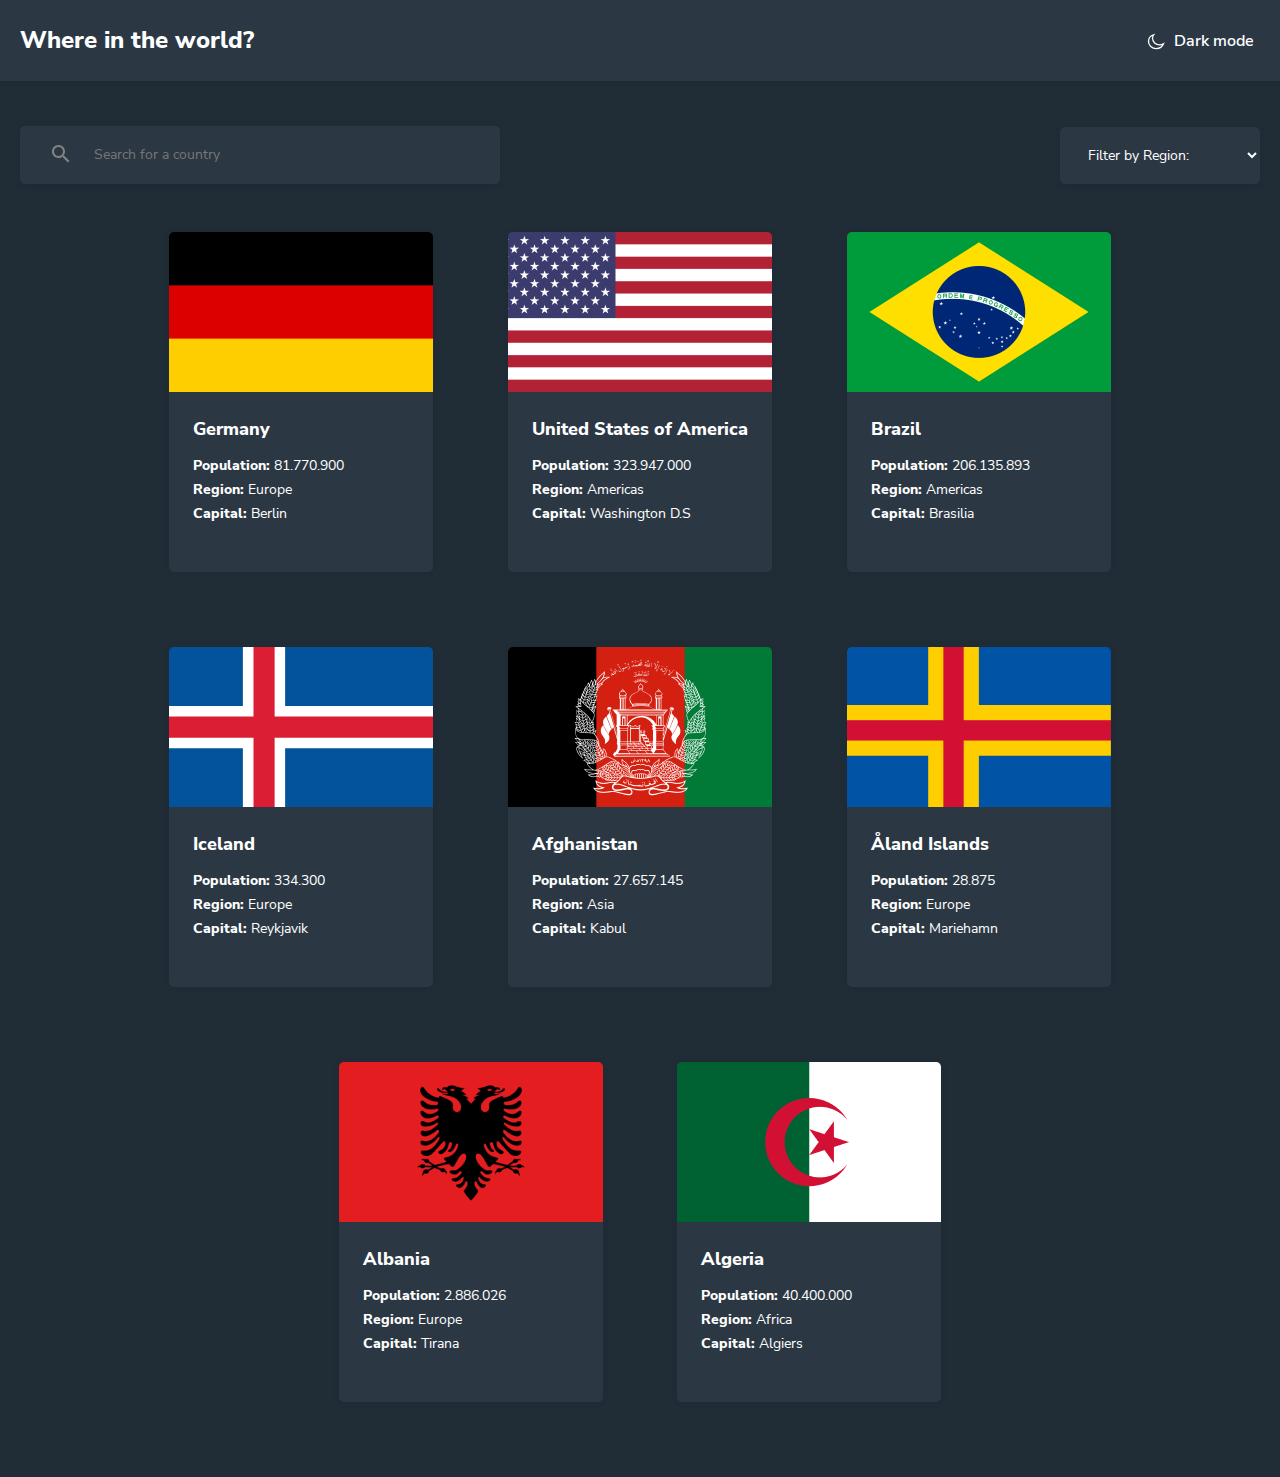
<file: index.html>
<!DOCTYPE html>
<html lang="en">
<head>
    <meta charset="UTF-8">
    <meta http-equiv="X-UA-Compatible" content="IE=edge">
    <meta name="viewport" content="width=device-width, initial-scale=1.0">
    <title>Countries</title>
    
    <!-- STYLES -->
    <link rel="stylesheet" href="css/normalize.css">
    <link rel="stylesheet" href="css/styles.css">
    <!-- <link rel="stylesheet" href="css/mini.css"> -->
</head>
<body class="dark-mode">
    <!-- HEADER -->
    <header class="site-header">
        <div class="container header-content">
            <a class="header-heading-link" href="index.html">Where in the world?</a>
            <button class="dark-mode-btn">
                <span class="dark-mode-inner">
                    <svg class="dark-mode-icon" width="20" height="20" fill="none" xmlns="http://www.w3.org/2000/svg"><path fill-rule="evenodd" clip-rule="evenodd" d="M13.553 13.815c-3.884 0-7.034-2.887-7.034-6.447 0-1.343.448-2.586 1.212-3.618-3.04.945-5.231 3.581-5.231 6.688 0 3.9 3.45 7.062 7.704 7.062 3.389 0 6.266-2.007 7.296-4.796a7.458 7.458 0 0 1-3.947 1.111Z" fill="description.htmlfff" stroke="currentColor" stroke-width="1.25"/></svg>
                    <span class="dark-mode-text">Dark mode</span>
                </span>
            </button>
        </div>
    </header>
    
    <!-- MAIN -->
    <main class="main-content">
        <div class="container">
            <!-- FORM -->
            <form class="search" action="https://echo.htmlacademy.ru" method="GET">
                <div class="input-wrapper">
                    <svg class="input-icon" width="18" height="18" fill="none" xmlns="http://www.w3.org/2000/svg"><path fill-rule="evenodd" clip-rule="evenodd" d="M12.5 11h-.8l-.3-.3c1-1.1 1.6-2.6 1.6-4.2C13 2.9 10.1 0 6.5 0S0 2.9 0 6.5 2.9 13 6.5 13c1.6 0 3.1-.6 4.2-1.6l.3.3v.8l5 5 1.5-1.5-5-5Zm-6 0C4 11 2 9 2 6.5S4 2 6.5 2 11 4 11 6.5 9 11 6.5 11Z" fill="currentColor"/></svg>
                    <input class="search-input" type="search" name="search" placeholder="Search for a country" aria-label="Поиск" required>
                </div>
                <div>
                    <select class="select" name="filter">
                        <option value="" disabled="" selected="" aria-invalid="false">Filter by Region:</option>
                        <option value="Region:">Africa</option>
                        <option value="Region:">America</option>
                        <option value="Region:">Asia</option>
                        <option value="Region:">Europe</option>
                        <option value="Region:">Oceania</option>
                    </select>
                </div>
            </form>
            
            <!-- COUTRIES-BOXES -->
            <section class="coutries-context">
                <ul class="countries-boxes">
                    <li class="countries-box">
                        <img class="box-img" src="img/germany.png" alt="Flag of Germany" width="267" height="160" srcset="img/germany.png 1x, img/germany@2x.png 2x">
                        <div class="box-wrap">
                            <a class="box-link" href="description.html">Germany</a>
                            <dl>
                                <dt>Population:</dt>
                                <dd>81.770.900</dd>
                                <dt>Region:</dt>
                                <dd>Europe</dd>
                                <dt>Capital:</dt>
                                <dd>Berlin</dd>
                            </dl>
                        </div>
                    </li>
                    <li class="countries-box">
                        <img class="box-img" src="img/us.png" alt="Flag of US" width="267" height="160" srcset="img/us.png 1x, img/us@2x.png 2x">
                        <div class="box-wrap">
                            <a class="box-link" href="description.html">United States of America</a>
                            <dl>
                                <dt>Population:</dt>
                                <dd>323.947.000</dd>
                                <dt>Region:</dt>
                                <dd>Americas</dd>
                                <dt>Capital:</dt>
                                <dd>Washington D.S</dd>
                            </dl>
                        </div>
                    </li>
                    <li class="countries-box">
                        <img class="box-img" src="img/brazil.png" alt="Flag of Brazil" width="267" height="160" srcset="img/brazil.png 1x, img/brazil@2x.png 2x">
                        <div class="box-wrap">
                            <a class="box-link" href="description.html">Brazil</a>
                            <dl>
                                <dt>Population:</dt>
                                <dd>206.135.893</dd>
                                <dt>Region:</dt>
                                <dd>Americas</dd>
                                <dt>Capital:</dt>
                                <dd>Brasilia</dd>
                            </dl>
                        </div>
                    </li><li class="countries-box">
                        <img class="box-img" src="img/island.png" alt="Flag of Iceland" width="267" height="160" srcset="img/island.png 1x, img/island@2x.png 2x">
                        <div class="box-wrap">
                            <a class="box-link" href="description.html">Iceland</a>
                            <dl>
                                <dt>Population:</dt>
                                <dd>334.300</dd>
                                <dt>Region:</dt>
                                <dd>Europe</dd>
                                <dt>Capital:</dt>
                                <dd>Reykjavik</dd>
                            </dl>
                        </div>
                    </li>
                    
                    <li class="countries-box">
                        <img class="box-img" src="img/afghan.png" alt="Flag of Afghanistan" width="267" height="160" srcset="img/afghan.png 1x, img/afghan@2x.png 2x">
                        <div class="box-wrap">
                            <a class="box-link" href="description.html">Afghanistan</a>
                            <dl>
                                <dt>Population:</dt>
                                <dd>27.657.145</dd>
                                <dt>Region:</dt>
                                <dd>Asia</dd>
                                <dt>Capital:</dt>
                                <dd>Kabul</dd>
                            </dl>
                        </div>
                    </li><li class="countries-box">
                        <img class="box-img" src="img/aland.png" alt="Flag of Aland Islands" width="267" height="160" srcset="img/aland.png 1x, img/aland@2x.png 2x">
                        <div class="box-wrap">
                            <a class="box-link" href="description.html">Åland Islands</a>
                            <dl>
                                <dt>Population:</dt>
                                <dd>28.875</dd>
                                <dt>Region:</dt>
                                <dd>Europe</dd>
                                <dt>Capital:</dt>
                                <dd>Mariehamn</dd>
                            </dl>
                        </div>
                    </li><li class="countries-box">
                        <img class="box-img" src="img/alban.png" alt="Flag of Albania" width="267" height="160" srcset="img/alban.png 1x, img/alban@2x.png 2x">
                        <div class="box-wrap">
                            <a class="box-link" href="description.html">Albania</a>
                            <dl>
                                <dt>Population:</dt>
                                <dd>2.886.026</dd>
                                <dt>Region:</dt>
                                <dd>Europe</dd>
                                <dt>Capital:</dt>
                                <dd>Tirana</dd>
                            </dl>
                        </div>
                    </li><li class="countries-box">
                        <img class="box-img" src="img/algeria.png" alt="Flag of Algeria" width="267" height="160" srcset="img/algeria.png 1x, img/algeria@2x.png 2x">
                        <div class="box-wrap">
                            <a class="box-link" href="description.html">Algeria</a>
                            <dl>
                                <dt>Population:</dt>
                                <dd>40.400.000</dd>
                                <dt>Region:</dt>
                                <dd>Africa</dd>
                                <dt>Capital:</dt>
                                <dd>Algiers</dd>
                            </dl>
                        </div>
                    </li>
                </ul>
            </section>
        </div>
    </main>
    <script src="main.js"></script>
</body>
</html>
</file>
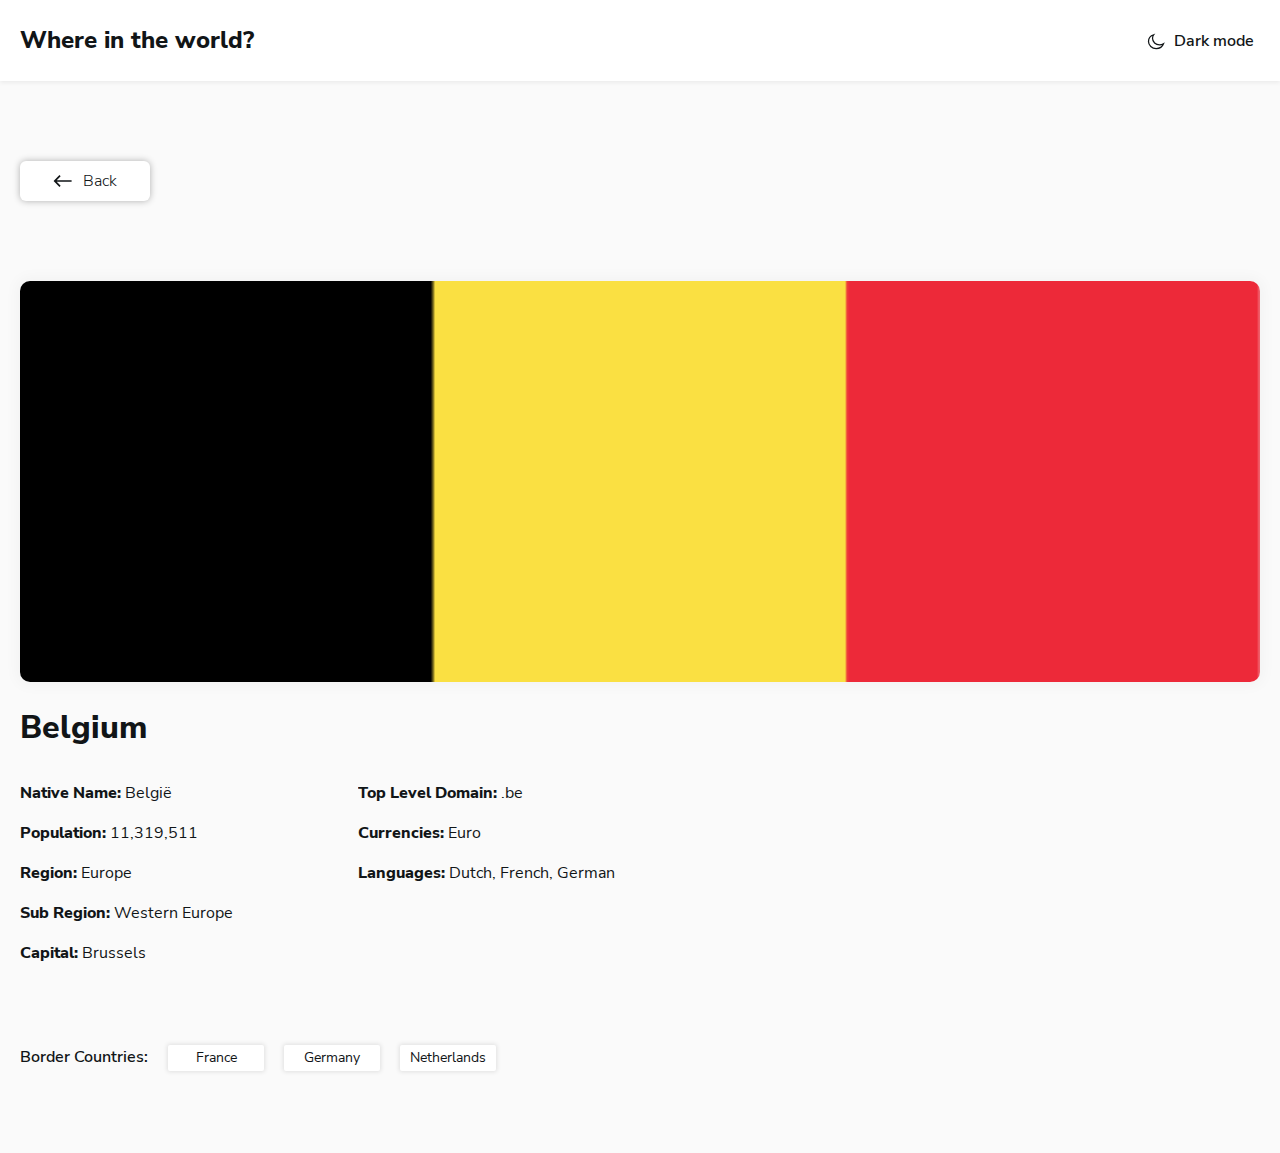
<file: description.html>
<!DOCTYPE html>
<html lang="en">
<head>
    <meta charset="UTF-8">
    <meta http-equiv="X-UA-Compatible" content="IE=edge">
    <meta name="viewport" content="width=device-width, initial-scale=1.0">
    <title>Countries</title>
    
    <!-- STYLES -->
    <link rel="stylesheet" href="css/normalize.css">
    <link rel="stylesheet" href="css/styles.css">
    <!-- <link rel="stylesheet" href="css/mini.css"> -->
</head>
<body>
    <!-- SITE-HEADER -->
    <header class="site-header description-site-header">
        <div class="container header-content">
            <a class="header-heading-link" href="index.html">Where in the world?</a>
            <button class="dark-mode-btn">
                <span class="dark-mode-inner">
                    <svg class="dark-mode-icon" width="20" height="20" fill="none" xmlns="http://www.w3.org/2000/svg"><path fill-rule="evenodd" clip-rule="evenodd" d="M13.553 13.815c-3.884 0-7.034-2.887-7.034-6.447 0-1.343.448-2.586 1.212-3.618-3.04.945-5.231 3.581-5.231 6.688 0 3.9 3.45 7.062 7.704 7.062 3.389 0 6.266-2.007 7.296-4.796a7.458 7.458 0 0 1-3.947 1.111Z" fill="#fff" stroke="currentColor" stroke-width="1.25"/></svg>
                    <span class="dark-mode-text">Dark mode</span>
                </span>
            </button>
        </div>
    </header>
    
    <main class="main-content description-main-content">
        <div class="container">
            <a class="back-btn" href="index.html">
                <svg class="back-btn-icon" width="20" height="20" fill="none" xmlns="http://www.w3.org/2000/svg"><path fill-rule="evenodd" clip-rule="evenodd" d="m6.464 4.107 1.179 1.179-3.89 3.889h14.85v1.65H3.753l3.89 3.889-1.179 1.179L.572 10l5.892-5.893Z" fill="currentColor"/></svg>
                <span class="back-btn-text">Back</span>
            </a>
            
            <div class="about-country">
                <img class="about-country-img" src="img/belgium.png" alt="Flag of Belgium" width="560" height="401" srcset="img/belgium.png 1x,img/belgium@2x.png 2x">
                <div class="about-country-context">
                    <h1 class="about-country-heading">Belgium</h1>
                    <div class="about-country-text">
                        <dl class="description-one">
                            <dt>Native Name:</dt>
                            <dd>België</dd>
                            <dt>Population:</dt>
                            <dd>11,319,511</dd>
                            <dt>Region:</dt>
                            <dd>Europe</dd>
                            <dt>Sub Region:</dt>
                            <dd>Western Europe</dd>
                            <dt>Capital:</dt>
                            <dd>Brussels</dd>
                        </dl>
                        <dl class="description-two">
                            <dt>Top Level Domain:</dt>
                            <dd>.be</dd>
                            <dt>Currencies:</dt>
                            <dd>Euro</dd>
                            <dt>Languages:</dt>
                            <dd>Dutch, French, German</dd>
                        </dl>
                    </div>
                <div class="border">
                    <span class="border-countries">Border Countries:</span>
                    <a class="border-country" href="#">France</a>
                    <a class="border-country" href="#">Germany</a>
                    <a class="border-country" href="#">Netherlands</a>
                </div>

                </div>
            </div>
        </div>
    </main>

    <script src="main.js"></script>
</body>
</html>
</file>
<file: css/styles.css>
:root {
    --text-color: #111517;
    --font-family: "Nunito Sans", "Arial", sans-serif;
    --body-bg-color: #fafafa;
    --header-bg-color: #fff;
    --input-text-color: #848484;
}

/* FONTS */
@font-face {
    font-family: "Nunito Sans";
    font-style: normal;
    font-weight: 300;
    src:url("../fonts/nunito-sans-v11-latin-300.woff2") format("woff2"),
         url("../fonts/nunito-sans-v11-latin-300.woff") format("woff"); 
    font-display: swap;
  }
  
  @font-face {
    font-family: "Nunito Sans";
    font-style: normal;
    font-weight: 400;
    src:url("../fonts/nunito-sans-v11-latin-regular.woff2") format("woff2"),
         url("../fonts/nunito-sans-v11-latin-regular.woff") format("woff"); 
    font-display: swap;
  }
  
  @font-face {
    font-family: "Nunito Sans";
    font-style: normal;
    font-weight: 600;
    src:url("../fonts/nunito-sans-v11-latin-600.woff2") format("woff2"),
         url("../fonts/nunito-sans-v11-latin-600.woff") format("woff"); 
    font-display: swap;
  }
  
  @font-face {
    font-family: "Nunito Sans";
    font-style: normal;
    font-weight: 800;
    src:url("../fonts/nunito-sans-v11-latin-800.woff2") format("woff2"),
         url("../fonts/nunito-sans-v11-latin-800.woff") format("woff"); 
    font-display: swap;
  }

html {
    height: 100%;
    scroll-behavior: smooth;
    box-sizing: border-box;
}

*,
*::before,
*::after {
    box-sizing: inherit;
}

*:focus {
    outline: 3px dashed var(--text-color);
    outline-offset: 3px;
}

body {
    display: flex;
    flex-direction: column;
    height: 100%;
    background-color: var(--body-bg-color);
    font-family: var(--font-family);
    font-style: normal;
    font-weight: normal;
    font-size: 14px;
    line-height: 16px;
    color: var(--text-color);
}

.dark-mode {
    --text-color: #fff;
    --body-bg-color: #202C36;
    --header-bg-color: #2B3844;
}

img {
    max-width: 100%;
    height: auto;
}

dl {
    margin: 0;
}

a {
    display: inline-block;
    text-decoration: none;
}

.container {
    width: 100%;
    max-width: 1320px;
    padding-left: 20px;
    padding-right: 20px;
    margin-left: auto;
    margin-right: auto;
}

/* HEADER */
.site-header {
    padding: 24px 0;
    background-color: var(--header-bg-color);
    box-shadow: 0 2px 4px 0 rgba(0, 0, 0, 0.06);
    white-space: nowrap;
}

.header-content {
    display: flex;
    justify-content: space-between;
    align-items: center;
}

.header-heading-link {
    font-weight: 800;
    font-size: 24px;
    line-height: 33px;
    color: var(--text-color);
}

.header-heading-link:hover {
    opacity: 0.8;
}

.header-heading-link:active {
    opacity: 0.6;
}

.dark-mode-btn {
    border: none;
    background-color: var(--header-bg-color);
    color: var(--text-color);
    margin-left: 10px;
    cursor: pointer;
}

.dark-mode-btn:hover {
    opacity: 0.8;
}

.dark-mode-btn:active {
    opacity: 0.6;
}

.dark-mode-inner {
    display: flex;
    align-items: center;
}

.dark-mode-icon {
    margin-right: 8px;
}

.dark-mode-text {
    font-weight: 600;
    font-size: 16px;
    line-height: 22px;
}

/* MAIN */
.main-content {
    flex-grow: 1;
    background-color: var(--main-bg-color);
    padding: 45px 0;
} 

.search {
    display: flex;
    justify-content: space-between;
    align-items: center;
    margin-bottom: 48px;

}

.input-wrapper {
    position: relative;
}

.input-icon {
    position: absolute;
    top: 19px;
    left: 32px;
    pointer-events: none;
    color: #848484;
}

.search-input {
    width: 480px;
    line-height: 20px;
    color: var(--input-text-color);
    background-color: var(--header-bg-color);
    padding: 19px 74px;
    border: none;
    box-shadow: 0px 2px 9px rgba(0, 0, 0, 0.06);
    border-radius: 5px;
}

.select {
    width: 200px;
    border: none;
    padding: 18px 24px;
    background-color: var(--header-bg-color);
    color: var(--text-color);
    box-shadow: 0px 2px 9px rgba(0, 0, 0, 0.06);
    border-radius: 5px;
}

/* COUTRIES-BOXES */
.countries-boxes {
    display: flex;
    flex-wrap: wrap;
    margin: 0;
    padding: 0;
    margin-bottom: -75px;
    margin-left: -75px;
}

.countries-box {
    display: flex;
    flex-direction: column;
    width: 264px;
    background-color: var(--header-bg-color);
    margin-left: 74.7px;
    margin-bottom: 75px;
    box-shadow: 0px 0px 7px 2px rgba(0, 0, 0, 0.03);
    border-radius: 5px;
    overflow: hidden;
}

.box-img {
    width: 267px;
    height: 160px;
}

.box-wrap {
    padding: 24px 0 46px 24px;
}

.box-link {
    font-weight: 800;
    font-size: 18px;
    line-height: 26px;
    color: var(--text-color);
    margin-bottom: 12px;
}

dl {
    overflow: hidden;
    white-space: nowrap;
}

.description-one {
    width: 220px;
    font-size: 16px;
    line-height: 32px;
}

.description-two {
    width: 260px;
    font-size: 16px;
    line-height: 32px;
}

dt {
    float: left;
    margin-right: 4px;
    padding: 4px 0;
    font-weight: 700;
}

dd {
    padding: 4px 0px;
}

/* DESCRIPTION */
.description-site-header {
    margin-bottom: 80px;
}

.description-main-content {
    padding: 0;
}

/* BACK-BTN */
.back-btn {
    display: inline-flex;
    align-items: center;
    background-color: var(--header-bg-color);
    padding: 10px 33px;
    box-shadow: 0px 0px 7px rgba(0, 0, 0, 0.3);
    border-radius: 6px;
    margin-bottom: 80px;
}

.back-btn:hover {
    opacity: 0.8;
}

.back-btn:active {
    opacity: 0.6;
}

.back-btn-icon {
    width: 20px;
    height: 20px;
    margin-right: 10px;
    color: var(--text-color);
}

.back-btn-text {
    font-weight: 300;
    font-size: 16px;
    line-height: 20px;
    color: var(--text-color);
}

/* ABOUT-COUNTRY */
.about-country {
    display: flex;
    flex-wrap: wrap;
    align-items: center;
}

.about-country-img {
    width: 560px;
    height: 401px;
    margin-right: 120px;
    box-shadow: 0px 0px 14px 4px rgba(0, 0, 0, 0.03);
    border-radius: 10px;
}

.about-country-context {
    width: 598px;
}

.about-country-heading {
    font-style: normal;
    font-weight: 800;
    font-size: 32px;
    line-height: 44px;
    color: var(--text-color);
    margin: 0;
    margin-bottom: 23px;
}

.about-country-text {
    display: flex;
    flex-wrap: wrap;
    justify-content: space-between;
    margin-bottom: 68px;
}

.border {
    align-items: center;
}

.border-countries {
    font-size: 16px;
    line-height: 32px;
    margin-right: 16px;
    font-weight: 600;
}

.border-country {
    text-align: center;
    min-width: 96px;
    padding: 5px 10px;
    background-color: var(--header-bg-color);
    color: var(--text-color);
    box-shadow: 0px 0px 4px 1px rgba(0, 0, 0, 0.105);
    border-radius: 2px;
}

.border-country:not(:last-child) {
    margin-right: 16px;
}

.border-country:hover {
    opacity: 0.8;
}

.border-country:active {
    opacity: 0.6;
}

@media only screen and (max-width:1320px) {
    .countries-boxes {
        justify-content: center;
    }
}

@media only screen and (max-width:750px) {
    .search-input {
        width: 400px;
    }
}

@media only screen and (max-width:660px) {
    .search-input {
        width: 343px;
    }
}

@media only screen and (max-width:600px) {
    .search {
        flex-wrap: wrap;
    }

    .search-input {
        margin-right: 20px;
        margin-bottom: 16px;
    }
}

@media only screen and (max-width:400px) {
    .dark-mode-text {
        display: none;
    }

    .dark-mode-icon {
        margin: 0;
    }
}

@media only screen and (max-width:380px) {
    .search-input {
        width: 290px;
        margin-right: 0;
    }
}

@media only screen and (max-width:325px) {
    .search-input {
        width: 204px;
    }
}

/* Description */
@media only screen and (max-width:1320px) {
    .about-country-img {
        margin-left: auto;
        margin-right: auto;
        width: 100%;
        margin-bottom: 24px;
    }

    .about-country-context {
        padding-bottom: 80px;
    }
}

@media only screen and (max-width:520px) {
    .about-country-img {
        margin-left: auto;
        margin-right: auto;
        width: 100%;
        height: auto;
        margin-bottom: 24px;
    }

    .description-one {
        margin-bottom: 32px;
    }

    .border-countries {
        display: block;
        margin-bottom: 16px;
    }
}

@media only screen and (max-width:370px) {
    .border-country {
        margin-bottom: 8px;
    }
}
</file>
<file: css/mini.css>
/*! normalize.css v8.0.1 | MIT License | github.com/necolas/normalize.css */html{line-height:1.15;-webkit-text-size-adjust:100%}body{margin:0}main{display:block}h1{font-size:2em;margin:.67em 0}hr{-webkit-box-sizing:content-box;box-sizing:content-box;height:0;overflow:visible}pre{font-family:monospace,monospace;font-size:1em}a{background-color:transparent}abbr[title]{border-bottom:none;text-decoration:underline;-webkit-text-decoration:underline dotted;text-decoration:underline dotted}b,strong{font-weight:bolder}code,kbd,samp{font-family:monospace,monospace;font-size:1em}small{font-size:80%}sub,sup{font-size:75%;line-height:0;position:relative;vertical-align:baseline}sub{bottom:-.25em}sup{top:-.5em}img{border-style:none}button,input,optgroup,select,textarea{font-family:inherit;font-size:100%;line-height:1.15;margin:0}button,input{overflow:visible}button,select{text-transform:none}[type=button],[type=reset],[type=submit],button{-webkit-appearance:button}[type=button]::-moz-focus-inner,[type=reset]::-moz-focus-inner,[type=submit]::-moz-focus-inner,button::-moz-focus-inner{border-style:none;padding:0}[type=button]:-moz-focusring,[type=reset]:-moz-focusring,[type=submit]:-moz-focusring,button:-moz-focusring{outline:1px dotted ButtonText}fieldset{padding:.35em .75em .625em}legend{-webkit-box-sizing:border-box;box-sizing:border-box;color:inherit;display:table;max-width:100%;padding:0;white-space:normal}progress{vertical-align:baseline}textarea{overflow:auto}[type=checkbox],[type=radio]{-webkit-box-sizing:border-box;box-sizing:border-box;padding:0}[type=number]::-webkit-inner-spin-button,[type=number]::-webkit-outer-spin-button{height:auto}[type=search]{-webkit-appearance:textfield;outline-offset:-2px}[type=search]::-webkit-search-decoration{-webkit-appearance:none}::-webkit-file-upload-button{-webkit-appearance:button;font:inherit}details{display:block}summary{display:list-item}template{display:none}[hidden]{display:none}:root{--text-color:#111517;--font-family:"Nunito Sans","Arial",sans-serif;--body-bg-color:#fafafa;--header-bg-color:#fff;--input-text-color:#848484}@font-face{font-family:"Nunito Sans";font-style:normal;font-weight:300;src:url("../fonts/nunito-sans-v11-latin-300.woff2") format("woff2"),url("../fonts/nunito-sans-v11-latin-300.woff") format("woff");font-display:swap}@font-face{font-family:"Nunito Sans";font-style:normal;font-weight:400;src:url("../fonts/nunito-sans-v11-latin-regular.woff2") format("woff2"),url("../fonts/nunito-sans-v11-latin-regular.woff") format("woff");font-display:swap}@font-face{font-family:"Nunito Sans";font-style:normal;font-weight:600;src:url("../fonts/nunito-sans-v11-latin-600.woff2") format("woff2"),url("../fonts/nunito-sans-v11-latin-600.woff") format("woff");font-display:swap}@font-face{font-family:"Nunito Sans";font-style:normal;font-weight:800;src:url("../fonts/nunito-sans-v11-latin-800.woff2") format("woff2"),url("../fonts/nunito-sans-v11-latin-800.woff") format("woff");font-display:swap}html{height:100%;scroll-behavior:smooth;-webkit-box-sizing:border-box;box-sizing:border-box}*,::after,::before{-webkit-box-sizing:inherit;box-sizing:inherit}:focus{outline:3px dashed var(--text-color);outline-offset:3px}body{display:-webkit-box;display:-ms-flexbox;display:flex;-webkit-box-orient:vertical;-webkit-box-direction:normal;-ms-flex-direction:column;flex-direction:column;height:100%;background-color:var(--body-bg-color);font-family:var(--font-family);font-style:normal;font-weight:400;font-size:14px;line-height:16px;color:var(--text-color)}.dark-mode{--text-color:#fff;--body-bg-color:#202C36;--header-bg-color:#2B3844}img{max-width:100%;height:auto}dl{margin:0}a{display:inline-block;text-decoration:none}.container{width:100%;max-width:1320px;padding-left:20px;padding-right:20px;margin-left:auto;margin-right:auto}.site-header{padding:24px 0;background-color:var(--header-bg-color);-webkit-box-shadow:0 2px 4px 0 rgba(0,0,0,.06);box-shadow:0 2px 4px 0 rgba(0,0,0,.06);white-space:nowrap}.header-content{display:-webkit-box;display:-ms-flexbox;display:flex;-webkit-box-pack:justify;-ms-flex-pack:justify;justify-content:space-between;-webkit-box-align:center;-ms-flex-align:center;align-items:center}.header-heading-link{font-weight:800;font-size:24px;line-height:33px;color:var(--text-color)}.header-heading-link:hover{opacity:.8}.header-heading-link:active{opacity:.6}.dark-mode-btn{border:none;background-color:var(--header-bg-color);color:var(--text-color);margin-left:10px;cursor:pointer}.dark-mode-btn:hover{opacity:.8}.dark-mode-btn:active{opacity:.6}.dark-mode-inner{display:-webkit-box;display:-ms-flexbox;display:flex;-webkit-box-align:center;-ms-flex-align:center;align-items:center}.dark-mode-icon{margin-right:8px}.dark-mode-text{font-weight:600;font-size:16px;line-height:22px}.main-content{-webkit-box-flex:1;-ms-flex-positive:1;flex-grow:1;background-color:var(--main-bg-color);padding:45px 0}.search{display:-webkit-box;display:-ms-flexbox;display:flex;-webkit-box-pack:justify;-ms-flex-pack:justify;justify-content:space-between;-webkit-box-align:center;-ms-flex-align:center;align-items:center;margin-bottom:48px}.input-wrapper{position:relative}.input-icon{position:absolute;top:19px;left:32px;pointer-events:none;color:#848484}.search-input{width:480px;line-height:20px;color:var(--input-text-color);background-color:var(--header-bg-color);padding:19px 74px;border:none;-webkit-box-shadow:0 2px 9px rgba(0,0,0,.06);box-shadow:0 2px 9px rgba(0,0,0,.06);border-radius:5px}select{width:200px;border:none;padding:18px 24px;background-color:var(--header-bg-color);color:var(--text-color);-webkit-box-shadow:0 2px 9px rgba(0,0,0,.06);box-shadow:0 2px 9px rgba(0,0,0,.06);border-radius:5px}.countries-boxes{display:-webkit-box;display:-ms-flexbox;display:flex;-ms-flex-wrap:wrap;flex-wrap:wrap;margin:0;padding:0;margin-bottom:-75px;margin-left:-75px}.countries-box{display:-webkit-box;display:-ms-flexbox;display:flex;-webkit-box-orient:vertical;-webkit-box-direction:normal;-ms-flex-direction:column;flex-direction:column;width:264px;background-color:var(--header-bg-color);margin-left:74.7px;margin-bottom:75px;-webkit-box-shadow:0 0 7px 2px rgba(0,0,0,.03);box-shadow:0 0 7px 2px rgba(0,0,0,.03);border-radius:5px;overflow:hidden}.box-img{width:267px;height:160px}.box-wrap{padding:24px 0 46px 24px}.box-link{font-weight:800;font-size:18px;line-height:26px;color:var(--text-color);margin-bottom:12px}dl{overflow:hidden;white-space:nowrap}.description-one{width:207px;font-size:16px;line-height:32px}.description-two{width:250px;font-size:16px;line-height:32px}dt{float:left;margin-right:4px;padding:4px 0;font-weight:600}dd{padding:4px 0}.description-site-header{margin-bottom:80px}.description-main-content{padding:0}.back-btn{display:-webkit-inline-box;display:-ms-inline-flexbox;display:inline-flex;-webkit-box-align:center;-ms-flex-align:center;align-items:center;background-color:var(--header-bg-color);padding:10px 33px;-webkit-box-shadow:0 0 7px rgba(0,0,0,.3);box-shadow:0 0 7px rgba(0,0,0,.3);border-radius:6px;margin-bottom:80px}.back-btn:hover{opacity:.8}.back-btn:active{opacity:.6}.back-btn-icon{width:20px;height:20px;margin-right:10px;color:var(--text-color)}.back-btn-text{font-weight:300;font-size:16px;line-height:20px;color:var(--text-color)}.about-country{display:-webkit-box;display:-ms-flexbox;display:flex;-webkit-box-align:center;-ms-flex-align:center;align-items:center}.about-country-img{width:560px;height:401px;margin-right:120px;-webkit-box-shadow:0 0 14px 4px rgba(0,0,0,.03);box-shadow:0 0 14px 4px rgba(0,0,0,.03);border-radius:10px}.about-country-context{width:598px}.about-country-heading{font-style:normal;font-weight:800;font-size:32px;line-height:44px;color:var(--text-color);margin:0;margin-bottom:23px}.about-country-text{display:-webkit-box;display:-ms-flexbox;display:flex;-webkit-box-pack:justify;-ms-flex-pack:justify;justify-content:space-between;margin-bottom:68px}.border{-webkit-box-align:center;-ms-flex-align:center;align-items:center}.border-countries{font-size:16px;line-height:32px;margin-right:16px;font-weight:600}.border-country{text-align:center;min-width:96px;padding:5px 10px;background-color:var(--header-bg-color);color:var(--text-color);-webkit-box-shadow:0 0 4px 1px rgba(0,0,0,.105);box-shadow:0 0 4px 1px rgba(0,0,0,.105);border-radius:2px}.border-country:not(:last-child){margin-right:16px}.border-country:hover{opacity:.8}.border-country:active{opacity:.6}
</file>
